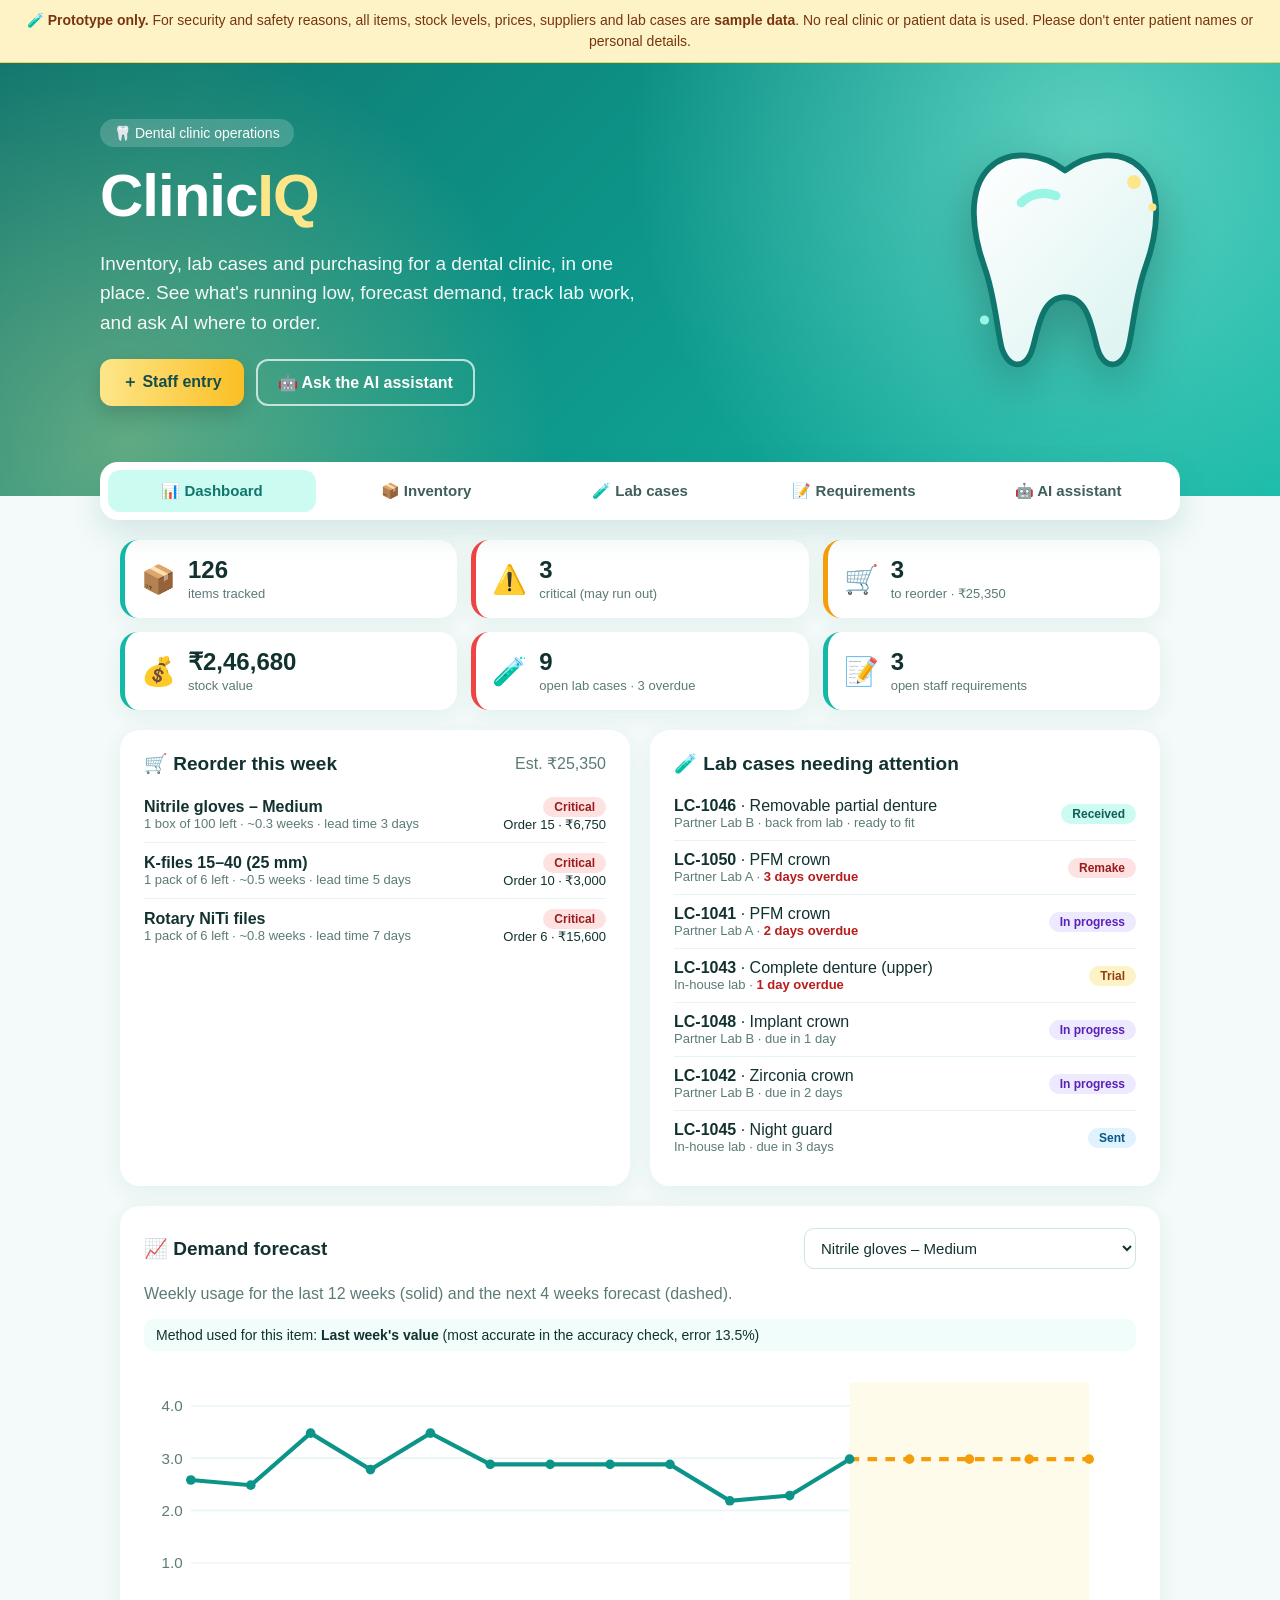
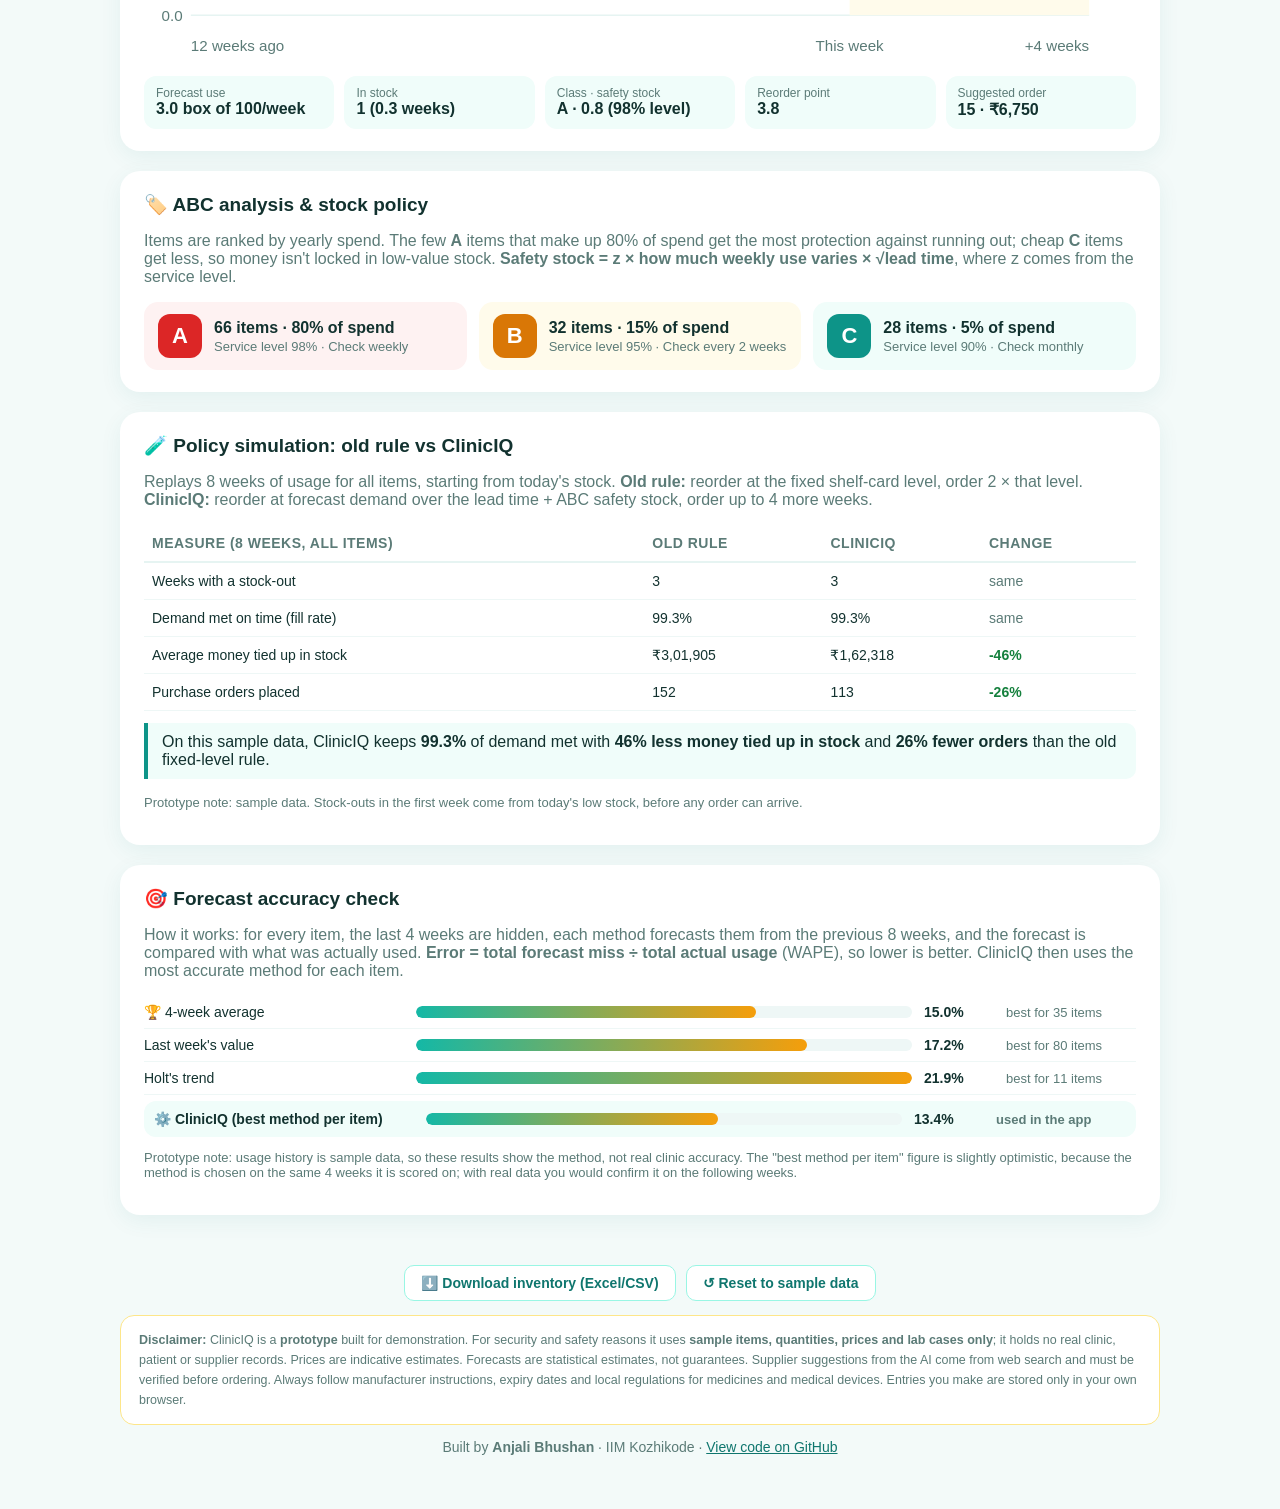
<file: index.html>
<!DOCTYPE html>
<html lang="en">
<head>
  <meta charset="UTF-8">
  <meta name="viewport" content="width=device-width, initial-scale=1.0">
  <title>ClinicIQ · Dental inventory & lab management (prototype)</title>
  <meta name="description" content="ClinicIQ: a prototype for dental clinic inventory, lab cases, demand forecasting and an AI purchasing assistant.">
  <link rel="stylesheet" href="style.css?v=3">
</head>
<body>

  <!-- ===== PROTOTYPE NOTICE ===== -->
  <div class="proto-banner">
    🧪 <b>Prototype only.</b> For security and safety reasons, all items, stock levels, prices, suppliers and lab cases are
    <b>sample data</b>. No real clinic or patient data is used. Please don't enter patient names or personal details.
  </div>

  <!-- ===== HERO ===== -->
  <header class="hero">
    <div class="hero-inner">
      <div class="hero-text">
        <span class="tag">🦷 Dental clinic operations</span>
        <h1>Clinic<span>IQ</span></h1>
        <p class="tagline">Inventory, lab cases and purchasing for a dental clinic, in one place.
          See what's running low, forecast demand, track lab work, and ask AI where to order.</p>
        <div class="hero-actions">
          <button class="btn-primary" onclick="openEntry('usage')">＋ Staff entry</button>
          <button class="btn-ghost" onclick="showTab('ai')">🤖 Ask the AI assistant</button>
        </div>
      </div>

      <!-- Tooth illustration drawn in code (SVG) -->
      <svg class="tooth" viewBox="0 0 200 220" aria-hidden="true">
        <defs>
          <linearGradient id="toothGrad" x1="0" y1="0" x2="1" y2="1">
            <stop offset="0" stop-color="#ffffff"/>
            <stop offset="1" stop-color="#d9f3f0"/>
          </linearGradient>
        </defs>
        <path d="M100 30c-18-14-48-20-66-2-20 20-14 58-4 86 8 22 10 46 14 66 4 22 22 26 28 4 5-18 8-44 28-44s23 26 28 44c6 22 24 18 28-4 4-20 6-44 14-66 10-28 16-66-4-86-18-18-48-12-66 2z"
              fill="url(#toothGrad)" stroke="#0f766e" stroke-width="5" stroke-linejoin="round"/>
        <path d="M62 58c8-8 20-10 30-6" fill="none" stroke="#99f6e4" stroke-width="8" stroke-linecap="round"/>
        <circle cx="160" cy="40" r="6" fill="#fde68a"/><circle cx="176" cy="62" r="3.5" fill="#fde68a"/>
        <circle cx="30" cy="160" r="4" fill="#99f6e4"/>
      </svg>
    </div>
  </header>

  <!-- ===== TABS ===== -->
  <nav class="tabs" id="tabs">
    <button data-tab="dashboard" class="active">📊 Dashboard</button>
    <button data-tab="inventory">📦 Inventory</button>
    <button data-tab="lab">🧪 Lab cases</button>
    <button data-tab="requests">📝 Requirements</button>
    <button data-tab="ai">🤖 AI assistant</button>
  </nav>

  <main>
    <!-- DASHBOARD -->
    <section id="tab-dashboard" class="tab active">
      <div class="kpis" id="kpis"></div>

      <div class="grid-2">
        <div class="card">
          <div class="card-head"><h2>🛒 Reorder this week</h2><span class="muted" id="reorderTotal"></span></div>
          <div id="reorderList"></div>
        </div>
        <div class="card">
          <div class="card-head"><h2>🧪 Lab cases needing attention</h2></div>
          <div id="labAlerts"></div>
        </div>
      </div>

      <div class="card">
        <div class="card-head">
          <h2>📈 Demand forecast</h2>
          <select id="fcItem" aria-label="Item to forecast"></select>
        </div>
        <p class="muted">Weekly usage for the last 12 weeks (solid) and the next 4 weeks forecast (dashed).</p>
        <p class="method-note" id="fcMethod"></p>
        <div id="fcChart" class="chart"></div>
        <div id="fcInfo" class="fc-info"></div>
      </div>

      <div class="card">
        <div class="card-head"><h2>🏷️ ABC analysis &amp; stock policy</h2></div>
        <p class="muted">Items are ranked by yearly spend. The few <b>A</b> items that make up 80% of spend get the most protection
          against running out; cheap <b>C</b> items get less, so money isn't locked in low-value stock.
          <b>Safety stock = z × how much weekly use varies × √lead time</b>, where z comes from the service level.</p>
        <div class="abc-tiles" id="abcTiles"></div>
      </div>

      <div class="card">
        <div class="card-head"><h2>🧪 Policy simulation: old rule vs ClinicIQ</h2></div>
        <p class="muted">Replays 8 weeks of usage for all items, starting from today's stock.
          <b>Old rule:</b> reorder at the fixed shelf-card level, order 2 × that level.
          <b>ClinicIQ:</b> reorder at forecast demand over the lead time + ABC safety stock, order up to 4 more weeks.</p>
        <div class="table-wrap"><table id="simTable" class="sim"></table></div>
        <p class="takeaway" id="simTakeaway"></p>
        <p class="small muted">Prototype note: sample data. Stock-outs in the first week come from today's low stock, before any order can arrive.</p>
      </div>

      <div class="card">
        <div class="card-head"><h2>🎯 Forecast accuracy check</h2></div>
        <p class="muted">How it works: for every item, the last 4 weeks are hidden, each method forecasts them from the
          previous 8 weeks, and the forecast is compared with what was actually used. <b>Error = total forecast miss ÷ total
          actual usage</b> (WAPE), so lower is better. ClinicIQ then uses the most accurate method for each item.</p>
        <div id="accTable" class="acc"></div>
        <p class="small muted">Prototype note: usage history is sample data, so these results show the method, not real clinic accuracy.
          The "best method per item" figure is slightly optimistic, because the method is chosen on the same 4 weeks it is scored on;
          with real data you would confirm it on the following weeks.</p>
      </div>
    </section>

    <!-- INVENTORY -->
    <section id="tab-inventory" class="tab">
      <div class="card">
        <div class="card-head">
          <h2>📦 Inventory</h2>
          <button class="btn-small" onclick="openEntry('item')">＋ Add item</button>
        </div>
        <div class="filters">
          <input id="invSearch" placeholder="🔍 Search items…">
          <select id="invCat"></select>
          <select id="invStatus">
            <option value="">All statuses</option>
            <option value="Critical">Critical</option>
            <option value="Reorder">Reorder</option>
            <option value="OK">OK</option>
          </select>
        </div>
        <div class="table-wrap"><table id="invTable"></table></div>
      </div>
    </section>

    <!-- LAB CASES -->
    <section id="tab-lab" class="tab">
      <div class="card">
        <div class="card-head">
          <h2>🧪 Lab case register</h2>
          <button class="btn-small" onclick="openEntry('case')">＋ New lab case</button>
        </div>
        <p class="muted">Cases are tracked by case ID only. Never enter patient names here.</p>
        <div class="filters">
          <select id="labFilter">
            <option value="open">Open cases</option>
            <option value="all">All cases</option>
            <option value="overdue">Overdue</option>
          </select>
        </div>
        <div class="table-wrap"><table id="labTable"></table></div>
      </div>
    </section>

    <!-- REQUIREMENTS -->
    <section id="tab-requests" class="tab">
      <div class="card">
        <div class="card-head">
          <h2>📝 Staff requirements</h2>
          <button class="btn-small" onclick="openEntry('request')">＋ New requirement</button>
        </div>
        <p class="muted">Anything the team needs that isn't in stock yet: new materials, instruments, repairs.</p>
        <div id="reqList"></div>
      </div>
    </section>

    <!-- AI ASSISTANT -->
    <section id="tab-ai" class="tab">
      <div class="card ai-card">
        <h2>🤖 ClinicIQ AI assistant</h2>
        <p class="muted">Ask about stock, demand forecasts and lab cases, or ask it to <b>search Google for suppliers</b>.
          It uses the data on this page. It never places orders, and it doesn't give clinical or drug-dosing advice.</p>

        <div class="keybox">
          <p class="small">Uses Google Gemini with Google Search. Get a free API key at
            <a href="https://aistudio.google.com/apikey" target="_blank" rel="noopener">aistudio.google.com/apikey</a>.
            Your key stays in your browser only.</p>
          <div id="keyRow" class="row">
            <input type="password" id="apiKey" placeholder="Paste your Gemini API key">
            <button id="saveKeyBtn" class="btn-small">Save key</button>
          </div>
          <p class="small"><span id="keyStatus"></span> <button id="forgetBtn" class="link-btn">Forget key</button></p>
        </div>

        <div class="chips">
          <button class="chip">What should we order this week, and what will it cost?</button>
          <button class="chip">Find suppliers in India for nitrile gloves and compare prices</button>
          <button class="chip">Which lab cases are overdue or at risk?</button>
          <button class="chip">Which items are we likely to run out of in the next 2 weeks?</button>
        </div>

        <div id="chatLog" class="chat-log"></div>
        <div class="row">
          <input type="text" id="chatInput" placeholder="e.g. Where can we buy rotary NiTi files in Bengaluru?">
          <button id="askBtn" class="btn-small">Ask</button>
        </div>
      </div>
    </section>
  </main>

  <!-- ===== STAFF ENTRY (pop-up) ===== -->
  <div class="modal" id="entryModal" aria-hidden="true">
    <div class="modal-box">
      <div class="modal-head">
        <h2>＋ Staff entry</h2>
        <button class="close" onclick="closeEntry()" aria-label="Close">✕</button>
      </div>
      <div class="entry-tabs" id="entryTabs">
        <button data-entry="usage">Record usage</button>
        <button data-entry="receive">Stock received</button>
        <button data-entry="request">New requirement</button>
        <button data-entry="case">New lab case</button>
        <button data-entry="item">New inventory item</button>
      </div>
      <form id="entryForm"></form>
      <p class="small warn-note">Prototype: entries are saved in this browser only. Don't enter patient names or personal data.</p>
    </div>
  </div>

  <div class="toast" id="toast"></div>

  <footer>
    <div class="footer-actions">
      <button class="btn-small ghost" onclick="exportCSV()">⬇️ Download inventory (Excel/CSV)</button>
      <button class="btn-small ghost" onclick="resetData()">↺ Reset to sample data</button>
    </div>
    <p class="disclaimer">
      <b>Disclaimer:</b> ClinicIQ is a <b>prototype</b> built for demonstration. For security and safety reasons it uses
      <b>sample items, quantities, prices and lab cases only</b>; it holds no real clinic, patient or supplier records.
      Prices are indicative estimates. Forecasts are statistical estimates, not guarantees. Supplier suggestions from the
      AI come from web search and must be verified before ordering. Always follow manufacturer instructions, expiry dates
      and local regulations for medicines and medical devices. Entries you make are stored only in your own browser.
    </p>
    <p>Built by <b>Anjali Bhushan</b> · IIM Kozhikode ·
      <a href="https://github.com/anjali-bhushan/cliniciq" target="_blank" rel="noopener">View code on GitHub</a></p>
  </footer>

  <script src="data.js?v=3"></script>
  <script src="app.js?v=3"></script>
  <script src="agent.js?v=3"></script>
</body>
</html>
</file>
<file: style.css>
/* ============ ClinicIQ design: fresh mint & teal ============ */
* { box-sizing: border-box; }
body {
  margin: 0;
  font-family: -apple-system, "Segoe UI", Roboto, Helvetica, Arial, sans-serif;
  color: #12322f;
  background: #f3faf9;
}
a { color: #0f766e; }

/* Prototype notice */
.proto-banner {
  background: #fef3c7;
  color: #78350f;
  border-bottom: 1px solid #fcd34d;
  padding: 10px 20px;
  font-size: 14px;
  text-align: center;
  line-height: 1.5;
}

/* Hero */
.hero {
  background:
    radial-gradient(circle at 85% 20%, rgba(153, 246, 228, .55), transparent 40%),
    radial-gradient(circle at 10% 90%, rgba(253, 230, 138, .35), transparent 35%),
    linear-gradient(135deg, #0f766e 0%, #0d9488 45%, #14b8a6 100%);
  color: white;
  padding: 56px 20px 90px;
}
.hero-inner { max-width: 1080px; margin: 0 auto; display: flex; align-items: center; justify-content: space-between; gap: 30px; }
.tag { display: inline-block; padding: 6px 14px; border-radius: 999px; background: rgba(255,255,255,.18); font-size: 14px; }
.hero h1 { font-size: 60px; margin: 14px 0 6px; letter-spacing: -1px; }
.hero h1 span { color: #fde68a; }
.tagline { font-size: 19px; line-height: 1.55; max-width: 560px; opacity: .95; }
.hero-actions { display: flex; gap: 12px; margin-top: 22px; flex-wrap: wrap; }
.tooth { width: 230px; flex-shrink: 0; filter: drop-shadow(0 18px 24px rgba(0,0,0,.25)); animation: float 5s ease-in-out infinite; }
@keyframes float { 0%,100% { transform: translateY(0) rotate(-4deg); } 50% { transform: translateY(-12px) rotate(2deg); } }

/* Buttons */
button { font-family: inherit; cursor: pointer; }
.btn-primary {
  border: none; border-radius: 12px; padding: 13px 22px; font-size: 16px; font-weight: 700; color: #134e4a;
  background: linear-gradient(90deg, #fde68a, #fbbf24); box-shadow: 0 8px 20px rgba(0,0,0,.15);
}
.btn-ghost { border: 2px solid rgba(255,255,255,.7); background: transparent; color: white; border-radius: 12px; padding: 11px 20px; font-size: 16px; font-weight: 700; }
.btn-small { border: none; border-radius: 10px; padding: 9px 16px; font-size: 14px; font-weight: 700; color: white; background: #0d9488; }
.btn-small.ghost { background: white; color: #0f766e; border: 1px solid #99f6e4; }
.link-btn { border: none; background: none; color: #0f766e; text-decoration: underline; font-size: 13px; padding: 0; }

/* Tabs */
.tabs {
  max-width: 1080px; margin: -34px auto 0; padding: 8px; display: flex; gap: 6px; flex-wrap: wrap;
  background: white; border-radius: 18px; box-shadow: 0 12px 30px rgba(15, 118, 110, .15); position: relative; z-index: 2;
}
.tabs button { flex: 1; min-width: 130px; border: none; background: transparent; padding: 12px; border-radius: 12px; font-size: 15px; font-weight: 600; color: #3f5f5b; }
.tabs button.active { background: #ccfbf1; color: #0f766e; }

main { max-width: 1080px; margin: 0 auto; padding: 20px; }
.tab { display: none; }
.tab.active { display: block; }

/* Cards */
.card { background: white; border-radius: 20px; padding: 22px 24px; margin-bottom: 20px; box-shadow: 0 6px 22px rgba(15, 118, 110, .07); }
.card h2 { margin: 0; font-size: 19px; }
.card-head { display: flex; justify-content: space-between; align-items: center; gap: 12px; margin-bottom: 12px; flex-wrap: wrap; }
.muted { color: #5b7b77; }
.small { font-size: 13px; }
.bad { color: #b91c1c; font-weight: 700; }
.grid-2 { display: grid; grid-template-columns: 1fr 1fr; gap: 20px; }

/* KPI tiles */
.kpis { display: grid; grid-template-columns: repeat(3, 1fr); gap: 14px; margin-bottom: 20px; }
.kpi { background: white; border-radius: 18px; padding: 16px; display: flex; gap: 12px; align-items: center; box-shadow: 0 6px 22px rgba(15,118,110,.07); border-left: 5px solid #14b8a6; }
.kpi.red { border-color: #ef4444; }
.kpi.amber { border-color: #f59e0b; }
.kpi-icon { font-size: 28px; }
.kpi strong { display: block; font-size: 24px; }
.kpi span { font-size: 13px; color: #5b7b77; }

/* Lists */
.line { display: flex; justify-content: space-between; align-items: center; gap: 10px; padding: 10px 0; border-bottom: 1px solid #e6f4f2; }
.line:last-child { border-bottom: none; }
.right { text-align: right; }

/* Pills */
.pill { display: inline-block; padding: 3px 11px; border-radius: 999px; font-size: 12px; font-weight: 700; white-space: nowrap; }
.pill.ok { background: #dcfce7; color: #166534; }
.pill.reorder { background: #fef3c7; color: #92400e; }
.pill.critical { background: #fee2e2; color: #991b1b; }
.pill.case-sent { background: #e0f2fe; color: #075985; }
.pill.case-in-progress { background: #ede9fe; color: #5b21b6; }
.pill.case-trial { background: #fef3c7; color: #92400e; }
.pill.case-received { background: #ccfbf1; color: #115e59; }
.pill.case-fitted { background: #dcfce7; color: #166534; }
.pill.case-remake { background: #fee2e2; color: #991b1b; }

/* Forecast chart */
select, input {
  font-family: inherit; font-size: 15px; padding: 10px 12px; border: 1px solid #cbe7e3; border-radius: 10px; background: white; color: #12322f;
}
select:focus, input:focus { outline: none; border-color: #14b8a6; box-shadow: 0 0 0 3px rgba(20,184,166,.2); }
.chart svg { width: 100%; height: auto; }
.chart .grid { stroke: #e6f4f2; }
.chart .axis { font-size: 11px; fill: #5b7b77; }
.chart .actual { fill: none; stroke: #0d9488; stroke-width: 3; }
.chart .predicted { fill: none; stroke: #f59e0b; stroke-width: 3; stroke-dasharray: 7 6; }
.chart .dot { fill: #0d9488; }
.chart .dot.fc { fill: #f59e0b; }
.chart .fc-zone { fill: #fffbeb; }
.fc-info { display: grid; grid-template-columns: repeat(auto-fit, minmax(150px, 1fr)); gap: 10px; margin-top: 10px; }
.fc-info div { background: #f0fdfa; border-radius: 12px; padding: 10px 12px; }
.fc-info span { display: block; font-size: 12px; color: #5b7b77; }

/* Tables */
.filters { display: flex; gap: 10px; flex-wrap: wrap; margin-bottom: 12px; }
.filters input { flex: 1; min-width: 200px; }
.table-wrap { overflow-x: auto; }
table { width: 100%; border-collapse: collapse; font-size: 14px; }
th { text-align: left; font-size: 12px; text-transform: uppercase; letter-spacing: .5px; color: #5b7b77; padding: 10px 8px; border-bottom: 2px solid #e6f4f2; }
td { padding: 10px 8px; border-bottom: 1px solid #eef7f6; vertical-align: top; }
tr.cat-row td { background: #f0fdfa; font-weight: 700; color: #0f766e; font-size: 13px; }
td select { padding: 6px 8px; font-size: 13px; }
.actions button { border: 1px solid #99f6e4; background: white; color: #0f766e; border-radius: 8px; padding: 4px 9px; margin-right: 4px; font-weight: 700; }

/* Requirements */
.req { display: flex; justify-content: space-between; align-items: center; gap: 10px; padding: 12px 14px; border-radius: 14px; background: #f8fdfc; margin-bottom: 8px; border: 1px solid #e6f4f2; }
.req.done { opacity: .55; }
.urg { font-weight: 700; }
.urg.urgent { color: #b91c1c; }
.urg.this-week { color: #b45309; }

/* AI */
.ai-card { border-top: 6px solid #0d9488; }
.keybox { background: #f0fdfa; border-radius: 14px; padding: 12px 16px; margin: 14px 0; }
.row { display: flex; gap: 10px; }
.row input { flex: 1; }
.chips { display: flex; flex-wrap: wrap; gap: 8px; margin-bottom: 12px; }
.chip { border: none; background: #ccfbf1; color: #0f766e; border-radius: 999px; padding: 8px 14px; font-size: 13px; font-weight: 600; }
.chat-log { max-height: 480px; overflow-y: auto; margin-bottom: 12px; }
.chat-log:empty { display: none; }
.msg { padding: 10px 14px; border-radius: 14px; margin: 8px 0; max-width: 90%; font-size: 15px; line-height: 1.5; }
.msg.user { background: #0d9488; color: white; margin-left: auto; }
.msg.bot { background: #f3f4f6; }
.msg p { margin: 4px 0; }
.msg ul { margin: 4px 0 8px; padding-left: 20px; }
.msg h4 { margin: 10px 0 4px; color: #0f766e; }
.sources { margin-top: 8px; padding-top: 8px; border-top: 1px solid #e5e7eb; font-size: 13px; }

/* Staff entry pop-up */
.modal { position: fixed; inset: 0; background: rgba(15, 50, 47, .55); display: none; align-items: center; justify-content: center; padding: 16px; z-index: 20; }
.modal.open { display: flex; }
.modal-box { background: white; border-radius: 22px; width: 100%; max-width: 560px; max-height: 92vh; overflow-y: auto; padding: 22px 24px; }
.modal-head { display: flex; justify-content: space-between; align-items: center; }
.modal-head h2 { margin: 0; }
.close { border: none; background: #f0fdfa; border-radius: 10px; font-size: 18px; padding: 6px 11px; }
.entry-tabs { display: flex; flex-wrap: wrap; gap: 6px; margin: 14px 0; }
.entry-tabs button { border: 1px solid #cbe7e3; background: white; border-radius: 999px; padding: 7px 12px; font-size: 13px; font-weight: 600; color: #3f5f5b; }
.entry-tabs button.active { background: #0d9488; border-color: #0d9488; color: white; }
#entryForm label { display: block; font-size: 13px; font-weight: 700; margin-bottom: 12px; }
#entryForm label input, #entryForm label select { display: block; width: 100%; margin-top: 5px; }
#entryForm .two { display: grid; grid-template-columns: 1fr 1fr; gap: 12px; }
#entryForm .btn-primary { width: 100%; }
.warn-note { color: #92400e; background: #fffbeb; padding: 8px 12px; border-radius: 10px; }

.toast { position: fixed; bottom: 24px; left: 50%; transform: translateX(-50%) translateY(20px); background: #134e4a; color: white; padding: 10px 18px; border-radius: 12px; opacity: 0; transition: .25s; pointer-events: none; z-index: 30; }
.toast.show { opacity: 1; transform: translateX(-50%) translateY(0); }

footer { max-width: 1080px; margin: 0 auto; padding: 10px 20px 40px; text-align: center; color: #5b7b77; font-size: 14px; }
.footer-actions { display: flex; gap: 10px; justify-content: center; flex-wrap: wrap; margin-bottom: 14px; }
.disclaimer { font-size: 12.5px; line-height: 1.6; background: white; border-radius: 14px; padding: 14px 18px; text-align: left; border: 1px solid #fde68a; }

/* Phones */
@media (max-width: 760px) {
  .hero-inner { flex-direction: column-reverse; text-align: center; }
  .hero h1 { font-size: 44px; }
  .hero-actions { justify-content: center; }
  .tooth { width: 140px; }
  .grid-2, .kpis { grid-template-columns: 1fr; }
  .fc-info { grid-template-columns: 1fr 1fr; }
  .tabs { margin: -30px 12px 0; }
  .tabs button { min-width: 45%; }
  .row { flex-direction: column; }
}

/* Forecast accuracy */
.method-note { background: #f0fdfa; border-radius: 10px; padding: 8px 12px; font-size: 14px; margin: 0 0 8px; }
.acc-row { display: grid; grid-template-columns: 260px 1fr 70px 130px; gap: 12px; align-items: center; padding: 8px 0; border-bottom: 1px solid #eef7f6; font-size: 14px; }
.acc-row.auto { border-bottom: none; background: #f0fdfa; border-radius: 12px; padding: 10px; margin-top: 6px; font-weight: 600; }
.acc-bar { background: #eef7f6; height: 12px; border-radius: 999px; overflow: hidden; }
.acc-bar div { height: 100%; background: linear-gradient(90deg, #14b8a6, #f59e0b); border-radius: 999px; }
@media (max-width: 760px) { .acc-row { grid-template-columns: 1fr 60px; } .acc-row .acc-bar, .acc-row .small { display: none; } }

/* ABC & policy */
.abc-tiles { display: grid; grid-template-columns: repeat(3,1fr); gap: 12px; }
.abc-tile { display: flex; gap: 12px; align-items: center; border-radius: 14px; padding: 12px 14px; }
.abc-tile span { display: block; font-size: 13px; color: #5b7b77; margin-top: 2px; }
.abc-letter { width: 44px; height: 44px; border-radius: 12px; display: grid; place-items: center; font-size: 22px; font-weight: 800; color: white; }
.abc-a { background: #fef2f2; } .abc-a .abc-letter { background: #dc2626; }
.abc-b { background: #fffbeb; } .abc-b .abc-letter { background: #d97706; }
.abc-c { background: #f0fdfa; } .abc-c .abc-letter { background: #0d9488; }
.abc-badge { display: inline-block; width: 24px; height: 24px; border-radius: 7px; text-align: center; line-height: 24px; font-weight: 800; font-size: 12px; color: white; }
.abc-badge.abc-a { background: #dc2626; } .abc-badge.abc-b { background: #d97706; } .abc-badge.abc-c { background: #0d9488; }
table.sim td, table.sim th { font-size: 14px; }
.good { color: #15803d; font-weight: 700; }
.takeaway { background: #f0fdfa; border-left: 4px solid #0d9488; padding: 10px 14px; border-radius: 0 10px 10px 0; margin-top: 12px; }
@media (max-width: 760px) { .abc-tiles { grid-template-columns: 1fr; } }
</file>
